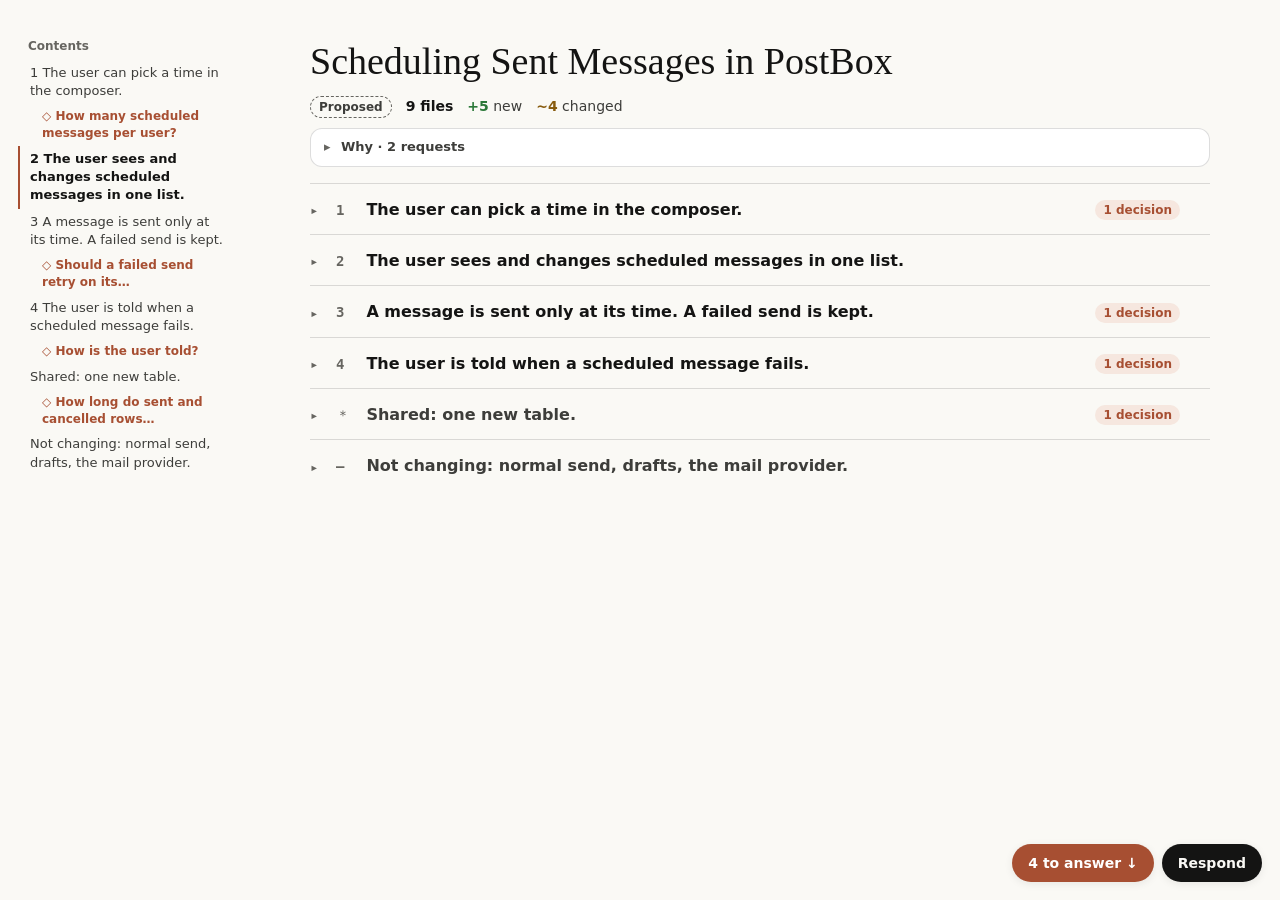
<file: plugins/robin/skills/html-plan/examples/scheduled-send.html>
<!doctype html>
<html lang="en">
<meta charset="utf-8">
<title>Scheduled Send Plan</title>
<link rel="stylesheet" href="../runtime/htmlplan.css">
<script src="../runtime/htmlplan.js" defer></script>
<style data-mock-shared>
  .ui { font: 14px/1.4 -apple-system, BlinkMacSystemFont, "Segoe UI", sans-serif; color: #1c1b19; background: #fff; border: 1px solid #ddd8cc; border-radius: 10px; overflow: hidden; }
  .ui .hd { padding: 9px 14px; border-bottom: 1px solid #eee9dd; font-weight: 650; display: flex; gap: 8px; align-items: baseline; } .ui .hd small { color: #6f6b60; font-weight: 400; }
  .ui .ln { padding: 7px 14px; border-bottom: 1px solid #f3efe6; color: #5f5a4f; } .ui .ln b { color: #1c1b19; font-weight: 600; }
  .ui .body { padding: 12px 14px; color: #5f5a4f; min-height: 46px; }
  .ui .ft { display: flex; gap: 8px; align-items: center; padding: 10px 14px; border-top: 1px solid #eee9dd; background: #faf8f3; }
  .ui .btn { font-weight: 600; font-size: 13px; padding: 7px 12px; border-radius: 7px; border: 1px solid #ddd8cc; background: #fff; } .ui .btn.pri { background: #1c1b19; color: #fff; border-color: #1c1b19; }
  .ui .menu { margin: 0 14px 12px auto; width: 230px; border: 1px solid #ddd8cc; border-radius: 8px; box-shadow: 0 6px 18px rgba(0,0,0,.12); background: #fff; } .ui .menu div { padding: 7px 12px; } .ui .menu div + div { border-top: 1px solid #f3efe6; } .ui .menu .on { background: #f6ede9; }
  .ui .row { display: grid; grid-template-columns: 1fr auto; gap: 2px 12px; padding: 9px 14px; border-bottom: 1px solid #f3efe6; } .ui .row small { color: #6f6b60; } .ui .row .t { color: #b4541f; font-weight: 600; font-size: 13px; } .ui .row .acts { grid-column: 1 / -1; color: #6f6b60; font-size: 12.5px; }
  .ui .ok { color: #1f7a52; font-weight: 650; } .ui .bad { color: #b42318; font-weight: 650; } .ui .dim { color: #6f6b60; }
</style>
<body>

<header>
  <h1>Scheduling Sent Messages in PostBox</h1>
  <doc-changes new="5" changed="4"></doc-changes>
  <details class="thread"><summary>Why · 2 requests</summary>
    <doc-quote via="prompt" from="the user">add send later to the composer. I need to be able to cancel it, and it must never go out early</doc-quote>
    <doc-quote via="doc" from="support notes">people write replies at night and do not want them to arrive at night</doc-quote>
  </details>
</header>

<main>
<doc-plan>

<!-- ═════ 1 ═════ -->
<doc-claim>
  <p>The user can pick a time in the composer.</p>
  <doc-mock frame="none" w="440"><template>
<div class="ui">
  <div class="ln">To <b>dana@example.com</b></div>
  <div class="ln">Subject <b>Notes from today</b></div>
  <div class="body">Here is what we agreed…</div>
  <div class="menu" data-ref="menu"><div>Tomorrow morning <span class="dim">· 8:00</span></div><div class="on">Monday morning <span class="dim">· 8:00</span></div><div>Pick a date and time…</div></div>
  <div class="ft"><span class="btn pri">Send</span><span class="btn" data-ref="later">Send later ▾</span></div>
</div></template>
    <doc-pin ref="later" title="New button">Send is unchanged.</doc-pin>
  </doc-mock>

  <doc-claim>
    <p>“Send later” saves the message with a time. It does not send.</p>
    <doc-calls title="Scheduling" caption="Tap the second call to open its code.">
<script type="text/plain">
~ <Composer/>                                  @ web/src/composer/Composer.tsx:41
+   <**SendLaterMenu**/>                       @ web/src/composer/SendLaterMenu.tsx:12
+     POST /api/scheduled                      @ web/src/api/scheduled.ts:9
+ **createScheduled**(req)                     @ server/src/scheduled/routes.ts:18
+   **assertUnderLimit**(userId)               @ server/src/scheduled/limits.ts:6
+   **buildScheduled**(body, session)          @ server/src/scheduled/build.ts:10
+   insert into scheduled_messages             @ server/src/scheduled/store.ts:22
</script>
    </doc-calls>
    <doc-claim at="server/src/scheduled/routes.ts:18">
      <p><b>routes.ts:18</b> · createScheduled()</p>
      <doc-code title="routes.ts · sketch" lang="ts">
<script type="text/plain">
export async function createScheduled(req: Request) {
  const session = requireSession(req)
  await assertUnderLimit(session.userId)        // throws at 50
  const row = buildScheduled(await req.json(), session)
  await store.insert(row)
  return json({ id: row.id, sendAt: row.sendAt }, 201)
}
</script>
      </doc-code>
    </doc-claim>
  </doc-claim>

  <doc-claim>
    <p>The server sets the owner and the status. The client cannot.</p>
    <doc-code title="build.ts · sketch" lang="ts" hl="4-5">
<script type="text/plain">
export function buildScheduled(body: Body, session: Session): Scheduled {
  return {
    id: randomUUID(),
    userId: session.userId,
    status: 'scheduled',
    sendAt: toUtc(body.sendAt, session.timeZone),
    message: pick(body, ['to', 'subject', 'html']),
    attempts: 0,
  }
}
</script>
      <doc-pin line="5" title="From the session, never from the body"></doc-pin>
    </doc-code>
  </doc-claim>

  <doc-claim>
    <p>A user can hold 50 scheduled messages at most.</p>
    <doc-code title="limits.ts · sketch" lang="ts">
<script type="text/plain">
export async function assertUnderLimit(userId: string) {
  if (await store.countScheduled(userId) >= 50) throw new LimitError(50)
}
</script>
    </doc-code>
    <doc-ask id="limit">
      <p>How many scheduled messages per user?</p>
      <div class="opts-row">
        <label><input type="radio" name="limit" value="50" checked> 50</label>
        <label><input type="radio" name="limit" value="500"> 500</label>
        <label><input type="radio" name="limit" value="none"> No limit</label>
      </div>
    </doc-ask>
  </doc-claim>
</doc-claim>

<!-- ═════ 2 ═════ -->
<doc-claim>
  <p>The user sees and changes scheduled messages in one list.</p>
  <doc-mock frame="none" w="440"><template>
<div class="ui">
  <div class="hd">Scheduled <small>2</small></div>
  <div class="row"><b>Notes from today</b><span class="t">Mon 8:00</span><small>to dana@example.com</small><span></span><span class="acts" data-ref="acts">Edit · Send now · Cancel</span></div>
  <div class="row"><b>Invoice for March</b><span class="t">Apr 1, 9:30</span><small>to billing@example.com</small></div>
</div></template>
    <doc-pin ref="acts" anchor="r" offset="14,0" title="Three actions">See 2.2.</doc-pin>
  </doc-mock>

  <doc-claim>
    <p>A new folder lists them, soonest first.</p>
    <doc-calls title="The list" caption="One query. It reads only this user's rows.">
<script type="text/plain">
~ <Sidebar/>                                   @ web/src/nav/Sidebar.tsx:30
+   <**ScheduledFolder**/>                     @ web/src/scheduled/ScheduledFolder.tsx:14
+     GET /api/scheduled                       @ web/src/api/scheduled.ts:21
+ **listScheduled**(req)                       @ server/src/scheduled/routes.ts:34
+   select … where user_id = $1 order by send_at   @ server/src/scheduled/store.ts:40
</script>
    </doc-calls>
  </doc-claim>

  <doc-claim>
    <p>Three actions work on a message until it starts to send.</p>
    <doc-calls title="Actions" caption="Each one checks the status first.">
<script type="text/plain">
+ <**ScheduledRow**/>                          @ web/src/scheduled/ScheduledRow.tsx:9
+   Edit → PATCH /api/scheduled/:id            @ server/src/scheduled/routes.ts:48
+   Send now → **sendNow**(id)                 @ server/src/scheduled/routes.ts:66
+   Cancel → **cancelScheduled**(id)           @ server/src/scheduled/routes.ts:80
</script>
    </doc-calls>
  </doc-claim>
</doc-claim>

<!-- ═════ 3 ═════ -->
<doc-claim>
  <p>A message is sent only at its time. A failed send is kept.</p>
  <doc-machine name="msg" caption="Dashed green is proposed.">
<script type="text/plain">
machine msg initial scheduled
state scheduled   # Saved. Waiting for its time.
state sending     # The worker holds it.
state sent      final   # Moved to Sent.
state failed      # Kept, with the error.
state cancelled final   # Back in Drafts.

| scheduled | sending | sent |
| cancelled | failed  | .    |

scheduled -due->    sending   : at send_at
sending   -ok->     sent      : 250
sending   -fail->   failed    : error
scheduled -cancel-> cancelled : Cancel
failed    -cancel-> cancelled : Cancel
+ failed  -retry->  sending   : retry ×3
</script>
    <div data-state="scheduled"><doc-mock frame="none" w="400"><template><div class="ui"><div class="row"><b>Notes from today</b><span class="t">Mon 8:00</span><small>to dana@example.com</small><span></span><span class="acts">Edit · Send now · Cancel</span></div></div></template></doc-mock></div>
    <div data-state="sending"><doc-mock frame="none" w="400"><template><div class="ui"><div class="row"><b>Notes from today</b><span class="dim">Sending…</span><small>to dana@example.com</small></div></div></template></doc-mock></div>
    <div data-state="sent"><doc-mock frame="none" w="400"><template><div class="ui"><div class="hd">Sent</div><div class="row"><b>Notes from today</b><span class="ok">Mon 8:00</span><small>to dana@example.com</small></div></div></template></doc-mock></div>
    <div data-state="failed"><doc-mock frame="none" w="400"><template><div class="ui"><div class="row"><b>Notes from today</b><span class="bad">Not sent</span><small>The mail server refused it.</small><span></span><span class="acts">Try again · Cancel</span></div></div></template></doc-mock></div>
    <div data-state="cancelled"><doc-mock frame="none" w="400"><template><div class="ui"><div class="hd">Drafts</div><div class="row"><b>Notes from today</b><span class="dim">draft</span><small>to dana@example.com</small></div></div></template></doc-mock></div>
  </doc-machine>

  <doc-claim>
    <p>A worker claims due messages once a minute.</p>
    <doc-calls title="The worker" caption="The existing send function is called, not changed.">
<script type="text/plain">
+ **runScheduledSends**()                      @ server/src/scheduled/worker.ts:12
+   **claimDue**(now, 100)                     @ server/src/scheduled/store.ts:58
+   sendMessage(message)                       @ server/src/mail/send.ts:20
+   if ok → markSent(id)                       @ server/src/scheduled/store.ts:74
+   else markFailed(id, error)                 @ server/src/scheduled/store.ts:82
</script>
    </doc-calls>
    <doc-claim at="server/src/scheduled/store.ts:58">
      <p><b>store.ts:58</b> · claimDue()</p>
      <doc-code title="store.ts · sketch" lang="sql">
<script type="text/plain">
UPDATE scheduled_messages SET status = 'sending'
WHERE id IN (
  SELECT id FROM scheduled_messages
  WHERE status = 'scheduled' AND send_at <= $1
  ORDER BY send_at LIMIT $2
  FOR UPDATE SKIP LOCKED
)
RETURNING *;
</script>
        <doc-pin line="6" title="Two workers never claim the same row"></doc-pin>
      </doc-code>
    </doc-claim>
  </doc-claim>

  <doc-claim>
    <p>Cancel wins if it lands before the worker's claim.</p>
    <doc-code title="store.ts · sketch" lang="sql">
<script type="text/plain">
UPDATE scheduled_messages SET status = 'cancelled'
WHERE id = $1 AND user_id = $2 AND status IN ('scheduled', 'failed')
RETURNING id;   -- no row back: too late, tell the user
</script>
    </doc-code>
  </doc-claim>

  <doc-claim>
    <p>A failed send is tried again, then left for the user.</p>
    <doc-calls title="Retry" caption="The same worker picks it up.">
<script type="text/plain">
~ runScheduledSends()                          @ server/src/scheduled/worker.ts:12
?   claimRetries(now)                          @ server/src/scheduled/store.ts:96   -- attempts < 3, 5 minutes apart
</script>
    </doc-calls>
    <doc-ask id="retry">
      <p>Should a failed send retry on its own?</p>
      <label><input type="radio" name="retry" value="3" checked> Yes, 3 times, 5 minutes apart</label>
      <label><input type="radio" name="retry" value="no"> No <small>the user presses “Try again”</small></label>
    </doc-ask>
  </doc-claim>
</doc-claim>

<!-- ═════ 4 ═════ -->
<doc-claim>
  <p>The user is told when a scheduled message fails.</p>
  <doc-mock frame="none" w="400"><template>
<div class="ui"><div class="row"><span><span class="bad">Not sent</span> · Notes from today</span><span class="dim">8:16</span><small>We tried 3 times. It is in Scheduled.</small></div></div></template>
  </doc-mock>
  <doc-ask id="notify">
    <p>How is the user told?</p>
    <label><input type="radio" name="notify" value="app" checked> In the app only</label>
    <label><input type="radio" name="notify" value="both"> In the app and by email <small>adds one template</small></label>
    <label><input type="radio" name="notify" value="none"> Not at all <small>claim 4 goes</small></label>
  </doc-ask>
  <doc-claim>
    <p>The last failed try adds one notification.</p>
    <doc-calls title="Notify" caption="Uses the notifications that exist today.">
<script type="text/plain">
~ markFailed(id, error)                        @ server/src/scheduled/store.ts:82
+   if (attempts >= 3) notify(userId, …)       @ server/src/notify/notify.ts:15
</script>
    </doc-calls>
  </doc-claim>
</doc-claim>

<!-- ═════ shared · not changing ═════ -->
<doc-claim aux="shared">
  <p>Shared: one new table.</p>
  <doc-schema id="table" lang="sql" title="migrations/0042_scheduled_messages.sql" caption="Times are stored in UTC.">
<script type="text/plain">
CREATE TABLE scheduled_messages (
  id          uuid PRIMARY KEY,
  user_id     uuid NOT NULL REFERENCES users(id),
  status      text NOT NULL CHECK (status IN
                ('scheduled','sending','sent','failed','cancelled')),
  send_at     timestamptz NOT NULL,
  message     jsonb NOT NULL,          -- to, subject, html
  attempts    int  NOT NULL DEFAULT 0,
  last_error  text,
  created_at  timestamptz NOT NULL DEFAULT now()
);
CREATE INDEX scheduled_due ON scheduled_messages (status, send_at);
</script>
  </doc-schema>
  <doc-ask id="keep">
    <p>How long do sent and cancelled rows stay?</p>
    <label><input type="radio" name="keep" value="30" checked> 30 days, then deleted</label>
    <label><input type="radio" name="keep" value="forever"> Forever</label>
  </doc-ask>
</doc-claim>

<doc-claim aux="scope">
  <p>Not changing: normal send, drafts, the mail provider.</p>
  <ul>
    <li><code>sendMessage()</code> is called as it is.</li>
    <li>Drafts keep their own table.</li>
    <li>No recurring sends. One message, one time.</li>
  </ul>
</doc-claim>

</doc-plan>
</main>
</body>
</html>
</file>
<file: plugins/robin/skills/html-plan/runtime/htmlplan.css>
/* htmlplan — one stylesheet for every coding artifact.
   Tokens first; everything else reads from them. Light + dark.
   Type: 5 sizes (12 · 14 · 16 · 20 · 28, code 13) and 3 weights (430 · 550 · 600). Sentence case. One accent. Borders, not shadows. */
:root {
  --paper: #faf9f5; --card: #ffffff; --sunk: #f0eee6;
  --ink: #141413; --ink-2: #3d3d3a; --ink-3: #666560; --line: rgba(31,30,29,.15); --line-2: rgba(31,30,29,.08);
  --accent: #a74f32; --accent-soft: #f6e7df; --on-accent: #fff;
  --green: #2b7838; --green-soft: #e2efdf;
  --amber: #885c0f; --amber-soft: #f4ead2;
  --red: #b3261e;   --red-soft: #f7dfdc;
  --blue: #2967b5;  --blue-soft: #dde8f5;
  --purple: #6f4bb8; --purple-soft: #e8e1f5;
  --sans: "Anthropic Sans", ui-sans-serif, system-ui, -apple-system, "Segoe UI", Roboto, sans-serif;
  --serif: "Anthropic Serif", ui-serif, Georgia, "Times New Roman", serif;
  --mono: "Anthropic Mono", "JetBrains Mono", ui-monospace, "SF Mono", Menlo, Consolas, monospace;
  --col: 740px; --wide: 1080px; --r: 12px; --r-sm: 8px;
  --shadow: none; --float: 0 2px 8px rgba(0,0,0,.08);
  color-scheme: light dark;
}
@media (prefers-color-scheme: dark) {
  :root:not([data-theme="light"]) {
    --paper: #262624; --card: #30302e; --sunk: #1f1e1d;
    --ink: #faf9f5; --ink-2: #c2c0b6; --ink-3: #a09e96; --line: rgba(222,220,209,.15); --line-2: rgba(222,220,209,.08);
    --accent: #de886c; --accent-soft: #46302a; --on-accent: #262624;
    --green: #6fb37a; --green-soft: #26372a; --amber: #d9a441; --amber-soft: #3d331f;
    --red: #e5776e; --red-soft: #432725; --blue: #7aa7e0; --blue-soft: #25313f;
    --purple: #a990e0; --purple-soft: #322a45;
    --float: 0 2px 8px rgba(0,0,0,.3);
  }
}
:root[data-theme="dark"] {
  --paper: #262624; --card: #30302e; --sunk: #1f1e1d;
  --ink: #faf9f5; --ink-2: #c2c0b6; --ink-3: #a09e96; --line: rgba(222,220,209,.15); --line-2: rgba(222,220,209,.08);
  --accent: #de886c; --accent-soft: #46302a; --on-accent: #262624;
  --green: #6fb37a; --green-soft: #26372a; --amber: #d9a441; --amber-soft: #3d331f;
  --red: #e5776e; --red-soft: #432725; --blue: #7aa7e0; --blue-soft: #25313f;
  --purple: #a990e0; --purple-soft: #322a45;
  --float: 0 2px 8px rgba(0,0,0,.3);
}

* { box-sizing: border-box; }
html { overflow-x: hidden; background: var(--paper); color: var(--ink); font: 430 16px/1.6 var(--sans); -webkit-text-size-adjust: 100%; scroll-padding-top: 16px; }
body { margin: 0; padding: 40px 20px 120px; overflow-x: hidden; overflow-x: clip; background: var(--paper); color: var(--ink); }   /* clip, so sticky rows still use the viewport. Paint body too: an artifact host wraps the page in its own <body>, which can be white */
body > header, body > main, body > footer, body > section, body > article { max-width: var(--col); margin: 0 auto; }
@media (min-width: 1180px) { body.has-toc { padding-left: 260px; } }

/* ── type ─────────────────────────────────────────── */
h1 { font: 500 clamp(28px, 4.4vw, 38px)/1.15 var(--serif); margin: 0 0 12px; text-wrap: balance; }
h2 { font: 500 24px/1.25 var(--serif); margin: 48px 0 12px; padding-top: 8px; text-wrap: balance; position: relative; }
h3 { font-size: 16px; line-height: 1.4; font-weight: 600; margin: 28px 0 8px; }
h4 { font-size: 14px; font-weight: 550; color: var(--ink-2); margin: 24px 0 6px; }
h2 .sec-n { font: 430 13px/1 var(--mono); color: var(--ink-3); position: absolute; left: -46px; top: 17px; }
@media (max-width: 860px) { h2 .sec-n { position: static; display: block; margin-bottom: 2px; } }
p { margin: 0 0 14px; }
ul, ol { margin: 0 0 16px; padding-left: 22px; } li { margin: 3px 0; } li > ul, li > ol { margin: 4px 0; }
a { color: var(--accent); text-decoration-thickness: 1px; text-underline-offset: 3px; }
hr { border: 0; border-top: 1px solid var(--line); margin: 40px 0; }
strong { font-weight: 550; }
small, .muted { color: var(--ink-2); } small { font-size: .86em; }
code, kbd, samp { font-family: var(--mono); font-size: .86em; }
::placeholder { color: var(--ink-3); opacity: 1; }
:not(pre) > code { background: var(--sunk); border: 1px solid var(--line-2); border-radius: 5px; padding: 1px 5px; overflow-wrap: break-word; }
kbd { border: 1px solid var(--line); border-bottom-width: 2px; border-radius: 5px; padding: 0 5px; background: var(--card); font-size: .8em; }
pre { font: 12px/1.55 var(--mono); font-variant-ligatures: none; background: var(--card); border: 1px solid var(--line); border-radius: var(--r); padding: 12px 14px; overflow-x: auto; margin: 0 0 18px; }
mark { background: var(--amber-soft); color: inherit; padding: 0 2px; border-radius: 3px; }
blockquote { margin: 0 0 16px; padding: 2px 0 2px 16px; border-left: 3px solid var(--line); color: var(--ink-2); }
table { border-collapse: collapse; width: 100%; font-size: 14px; margin: 0 0 18px; }
th, td { text-align: left; vertical-align: top; padding: 8px 10px; border-bottom: 1px solid var(--line-2); } td code { overflow-wrap: anywhere; } td { overflow-wrap: break-word; }
th { font-family: var(--sans); font-size: 12px; font-weight: 550; color: var(--ink-2); border-bottom-color: var(--line); }
.table-wrap { overflow-x: auto; margin: 0 0 18px; } .table-wrap table { margin: 0; }
img, svg, video { max-width: 100%; height: auto; }

/* header bits */
.kicker { font: 430 14px/1.4 var(--sans); color: var(--ink-3); margin: 0 0 10px; }
.dek { font-size: 16px; line-height: 1.5; color: var(--ink-2); margin: 0 0 16px; max-width: 62ch; }
.meta { font: 12px/1.5 var(--mono); color: var(--ink-3); display: flex; flex-wrap: wrap; gap: 4px 16px; margin: 0 0 8px; }
.meta a { color: inherit; }
doc-changes { display: flex; flex-wrap: wrap; align-items: center; gap: 6px 14px; margin: 0 0 10px; font: 14px/1.4 var(--sans); color: var(--ink-2); font-variant-numeric: tabular-nums; }
doc-changes > b { color: var(--ink); font-weight: 550; } doc-changes .ch-tag { font: 550 12px/1 var(--sans); padding: 4px 8px; border-radius: 99px; border: 1px dashed var(--ink-3); color: var(--ink-2); }
doc-changes .ch-n b { font-weight: 600; } doc-changes .add b { color: var(--green); } doc-changes .mod b { color: var(--amber); } doc-changes .del b { color: var(--red); }

.tldr { background: var(--card); border: 1px solid var(--line); border-radius: var(--r); padding: 14px 18px; margin: 22px 0; box-shadow: var(--shadow); }
.tldr > :last-child { margin-bottom: 0; }

/* ── layout utilities ─────────────────────────────── */
.wide { width: min(var(--wide), 100vw - 40px); position: relative; left: 50%; transform: translateX(-50%); }
@media (min-width: 1180px) { body.has-toc .wide { width: min(var(--wide), 100vw - 300px); } }
.cols { display: grid; grid-template-columns: repeat(auto-fit, minmax(min(100%, 300px), 1fr)); gap: 16px; margin: 0 0 18px; align-items: start; }
.cols.tight { grid-template-columns: repeat(auto-fit, minmax(min(100%, 220px), 1fr)); }
.cols > * { margin-bottom: 0; min-width: 0; }
.card { background: var(--card); border: 1px solid var(--line); border-radius: var(--r); padding: 14px 16px; margin: 0 0 16px; }
.card > :last-child { margin-bottom: 0; } .card > h3:first-child, .card > h4:first-child { margin-top: 0; }
.card.pick { border-color: var(--green); box-shadow: 0 0 0 1px var(--green) inset; }
.card.drop { opacity: .75; }
.storyboard { display: flex; gap: 14px; overflow-x: auto; padding: 4px 2px 14px; margin: 0 0 18px; scroll-snap-type: x proximity; }
.storyboard > * { flex: 0 0 auto; scroll-snap-align: start; margin: 0; }
.storyboard > .arrow { align-self: center; color: var(--ink-3); font: 20px var(--mono); }
.pill { display: inline-block; font: 550 12px/1 var(--sans); padding: 4px 7px; border-radius: 99px; background: var(--sunk); color: var(--ink-2); border: 1px solid var(--line); vertical-align: 2px; }
.pill.accent { background: var(--accent-soft); color: var(--accent); border-color: transparent; }
.pill.green, .pill.ok, .pill.new { background: var(--green-soft); color: var(--green); border-color: transparent; }
.pill.amber, .pill.warn { background: var(--amber-soft); color: var(--amber); border-color: transparent; }
.pill.red, .pill.risk, .pill.gone { background: var(--red-soft); color: var(--red); border-color: transparent; }
.pill.blue, .pill.info { background: var(--blue-soft); color: var(--blue); border-color: transparent; }
.pill.purple { background: var(--purple-soft); color: var(--purple); border-color: transparent; }
ul.steps, ol.steps { list-style: none; padding-left: 0; } ol.steps { counter-reset: st; } ol.steps > li { counter-increment: st; }
ol.steps > li::before { content: counter(st); width: 20px; height: 20px; left: 0; top: 8px; border-radius: 50%; border: 1.5px solid var(--ink-3); font: 550 12px/18px var(--mono); color: var(--ink-2); text-align: center; }
ol.steps > li.done::before { color: var(--paper); box-shadow: none; } ol.steps > li.new::before { color: var(--green); }
.steps > li { position: relative; padding: 6px 0 6px 30px; border-bottom: 1px dashed var(--line-2); }
.steps > li::before { content: ""; position: absolute; left: 4px; top: 12px; width: 13px; height: 13px; border: 1.5px solid var(--ink-3); border-radius: 4px; }
.steps > li.done::before { background: var(--green); border-color: var(--green); box-shadow: inset 0 0 0 2px var(--paper); }
.steps > li.done { color: var(--ink-2); }
.steps > li.new::before { border-color: var(--green); border-style: dashed; }
.steps > li.gone { text-decoration: line-through; color: var(--ink-3); }
dl.kv { display: grid; grid-template-columns: minmax(auto, max-content) minmax(0, 1fr); gap: 4px 18px; margin: 0 0 16px; font-size: 14px; }
dl.kv dt { font-family: var(--mono); font-size: 12px; color: var(--ink-2); padding-top: 2px; max-width: 16ch; overflow-wrap: break-word; } dl.kv dd { margin: 0; min-width: 0; overflow-wrap: break-word; }
@media (max-width: 600px) { dl.kv { grid-template-columns: minmax(0, 1fr); gap: 0; } dl.kv dt { max-width: none; padding-top: 10px; } dl.kv dd { padding-bottom: 8px; border-bottom: 1px solid var(--line-2); } }
.ins, ins { background: var(--green-soft); color: var(--green); text-decoration: none; padding: 0 2px; border-radius: 3px; }
.del, del { background: var(--red-soft); color: var(--red); padding: 0 2px; border-radius: 3px; }
figure { margin: 0 0 20px; } figcaption, .caption { font-size: 13px; color: var(--ink-2); margin-top: 6px; }

/* ── doc-note ─────────────────────────────────────── */
doc-note { display: block; margin: 0 0 18px; padding: 11px 14px 11px 40px; border-radius: var(--r); background: var(--blue-soft); color: var(--ink); position: relative; font-size: 14px; }
doc-note::before { content: "i"; position: absolute; left: 13px; top: 12px; width: 18px; height: 18px; border-radius: 50%; background: var(--blue); color: var(--paper); font: 600 12px/18px var(--mono); text-align: center; }
doc-note[tone="warn"] { background: var(--amber-soft); } doc-note[tone="warn"]::before { content: "!"; background: var(--amber); }
doc-note[tone="risk"] { background: var(--red-soft); }  doc-note[tone="risk"]::before { content: "×"; background: var(--red); }
doc-note[tone="ok"]   { background: var(--green-soft); } doc-note[tone="ok"]::before { content: "✓"; background: var(--green); }
doc-note[tone="idea"] { background: var(--purple-soft); } doc-note[tone="idea"]::before { content: "✦"; background: var(--purple); }
doc-note > :last-child { margin-bottom: 0; }
doc-note > strong:first-child { font-family: var(--sans); font-size: 12px; margin-right: 6px; }

/* ── doc-quote (provenance) ───────────────────────── */
doc-quote { display: block; margin: 0 0 16px; border: 1px solid var(--line); border-radius: var(--r); background: var(--card); overflow: hidden; }
doc-quote .q-head { display: flex; flex-wrap: wrap; align-items: center; gap: 4px 8px; padding: 7px 12px; font: 12px/1.3 var(--mono); color: var(--ink-2); background: var(--sunk); border-bottom: 1px solid var(--line-2); }
doc-quote .q-via { font-weight: 600; font-size: 12px; padding: 2px 6px; border-radius: 4px; background: var(--ink); color: var(--paper); }
doc-quote[via="prompt"] .q-via { background: var(--accent); } doc-quote[via="slack"] .q-via { background: var(--purple); }
doc-quote[via="github"] .q-via, doc-quote[via="pr"] .q-via { background: var(--ink); } doc-quote[via="transcript"] .q-via { background: var(--blue); }
doc-quote[via="doc"] .q-via { background: var(--amber); }
doc-quote .q-from { color: var(--ink); font-weight: 550; min-width: 0; overflow-wrap: anywhere; } doc-quote .q-at { margin-left: auto; color: var(--ink-3); }
doc-quote .q-head a { color: inherit; }
doc-quote .q-body { padding: 10px 14px; font-size: 14px; } doc-quote .q-body > :last-child { margin-bottom: 0; }
doc-quote[via="prompt"] .q-body, doc-quote[via="transcript"] .q-body { font-family: var(--mono); font-size: 13px; white-space: pre-wrap; } doc-quote .q-body { overflow-wrap: anywhere; }

/* ── doc-code ─────────────────────────────────────── */
doc-code { display: block; margin: 0 0 20px; border: 1px solid var(--line); border-radius: var(--r); background: var(--card); overflow: hidden; container-type: inline-size; }
doc-code > script { display: none; }
.c-head { display: flex; align-items: center; gap: 10px; padding: 7px 12px; font: 12px/1.3 var(--mono); color: var(--ink-2); background: var(--sunk); border-bottom: 1px solid var(--line-2); min-height: 32px; }
.c-file { color: var(--ink); font-weight: 550; overflow: hidden; text-overflow: ellipsis; white-space: nowrap; direction: rtl; text-align: left; }
.c-lines { color: var(--ink-3); } .c-lang { margin-left: auto; font-size: 12px; color: var(--ink-3); }
.c-cap { padding: 8px 14px; font-size: 14px; color: var(--ink-2); border-bottom: 1px solid var(--line-2); background: var(--card); }
.c-body { overflow-x: auto; font: 12px/1.6 var(--mono); padding: 8px 0; font-variant-ligatures: none; font-feature-settings: 'liga' 0, 'calt' 0; }
.c-body table { width: auto; min-width: 100%; margin: 0; font-size: inherit; border-collapse: collapse; }
.c-body td { padding: 0; border: 0; vertical-align: top; white-space: pre; }
.c-body td.ln { user-select: none; text-align: right; color: var(--ink-3); padding: 0 12px 0 12px; width: 1%; cursor: pointer; position: sticky; left: 0; background: var(--card); }
.c-body td.ln:hover { color: var(--accent); }
.c-body td.src { padding-right: 16px; } .c-body.wrap td.src { white-space: pre-wrap; word-break: break-word; }
.c-body tr.hl td { background: var(--amber-soft); } .c-body tr.hl td.ln { color: var(--amber); }
.c-body tr.add td { background: var(--green-soft); } .c-body tr.add td.ln { color: var(--green); }
.c-body tr.rem td { background: var(--red-soft); } .c-body tr.rem td.ln { color: var(--red); }
.c-body tr.hunk td { color: var(--ink-3); background: var(--sunk); padding-top: 2px; padding-bottom: 2px; }
.c-body tr.has-comment td.ln { color: var(--accent); font-weight: 600; }
.c-body tr.pin-row td { white-space: normal; padding: 4px 16px 6px 0; }
.c-pin { font: 13px/1.5 var(--sans); background: var(--paper); border: 1px solid var(--line); border-left: 3px solid var(--accent); border-radius: 0 var(--r-sm) var(--r-sm) 0; padding: 7px 11px; max-width: min(620px, calc(100cqi - 64px)); color: var(--ink); position: sticky; left: 48px; box-sizing: border-box; }
.c-pin b.t { font-family: var(--mono); font-size: 12px; color: var(--accent); margin-right: 6px; }
.c-pin[data-tone="warn"] { border-left-color: var(--amber); } .c-pin[data-tone="warn"] b.t { color: var(--amber); }
.c-pin[data-tone="risk"] { border-left-color: var(--red); } .c-pin[data-tone="risk"] b.t { color: var(--red); }
.c-pin[data-tone="ok"] { border-left-color: var(--green); } .c-pin[data-tone="ok"] b.t { color: var(--green); }
.c-pin[data-tone="info"] { border-left-color: var(--blue); } .c-pin[data-tone="info"] b.t { color: var(--blue); }
doc-code[collapsed] .c-body { display: none; } doc-code[collapsed] .c-head { cursor: pointer; border-bottom: 0; }
doc-code[collapsed] .c-head::after { content: "show ▾"; margin-left: 10px; color: var(--accent); }
doc-code .c-edit { width: 100%; min-height: 180px; border: 0; outline: 0; resize: vertical; background: var(--card); color: var(--ink); font: 12px/1.6 var(--mono); padding: 8px 14px; display: block; }
doc-code .c-edited { color: var(--accent); margin-left: 8px; }
/* tokens */
.tk-c { color: var(--ink-3); font-style: italic; } .tk-s { color: var(--green); } .tk-n { color: var(--amber); }
.tk-k { color: var(--purple); font-weight: 500; } .tk-f { color: var(--blue); } .tk-t { color: var(--accent); } .tk-p { color: var(--ink-2); }

/* ── doc-flow / doc-seq (SVG diagrams) ────────────── */
doc-flow, doc-seq { display: block; margin: 0 0 22px; }
doc-flow > script, doc-seq > script, doc-schema > script, doc-tree > script { display: none; }
.fig-frame { background: var(--card); border: 1px solid var(--line); border-radius: var(--r); overflow: auto; padding: 14px; background-image: radial-gradient(var(--line-2) 1px, transparent 1px); background-size: 16px 16px; }
.fig-frame svg { display: block; margin: 0 auto; max-width: none; height: auto; }
.fig-cap { font-size: 13px; color: var(--ink-2); margin-top: 8px; display: flex; gap: 14px; flex-wrap: wrap; align-items: baseline; }
.fig-cap .legend { font: 12px var(--mono); color: var(--ink-3); display: inline-flex; gap: 10px; flex-wrap: wrap; }
.fig-cap .legend i { display: inline-block; width: 18px; height: 0; border-top: 2px solid var(--ink-2); vertical-align: 3px; margin-right: 4px; }
.fig-cap .legend i.dash { border-top-style: dashed; } .fig-cap .legend i.new { border-color: var(--green); } .fig-cap .legend i.gone { border-color: var(--red); } .fig-cap .legend i.mod { border-color: var(--amber); }
svg.nw .node text.more { font: 600 13px var(--mono); fill: var(--ink-3); }
svg.nw .node.mod rect, svg.nw .node.mod path, svg.nw .node.mod ellipse { fill: var(--amber-soft); stroke: var(--amber); }
svg.nw text { font: 12px var(--sans); fill: var(--ink); }
svg.nw .node rect, svg.nw .node path, svg.nw .node ellipse { fill: var(--card); stroke: var(--ink-2); stroke-width: 1.3; }
svg.nw .node { cursor: pointer; } svg.nw .node:hover rect, svg.nw .node:hover path, svg.nw .node:hover ellipse { stroke: var(--accent); }
svg.nw .node text { text-anchor: middle; dominant-baseline: central; font-weight: 550; pointer-events: none; }
svg.nw .node text.sub { font: 12px var(--mono); fill: var(--ink-3); font-weight: 430; }
svg.nw .node.t-accent rect, svg.nw .node.t-accent path, svg.nw .node.t-accent ellipse { fill: var(--accent-soft); stroke: var(--accent); }
svg.nw .node.t-green rect, svg.nw .node.t-green path, svg.nw .node.t-green ellipse, svg.nw .node.new rect, svg.nw .node.new path, svg.nw .node.new ellipse { fill: var(--green-soft); stroke: var(--green); }
svg.nw .node.new rect, svg.nw .node.new path, svg.nw .node.new ellipse { stroke-dasharray: 5 3; }
svg.nw .node.t-red rect, svg.nw .node.t-red path, svg.nw .node.t-red ellipse, svg.nw .node.gone rect, svg.nw .node.gone path, svg.nw .node.gone ellipse { fill: var(--red-soft); stroke: var(--red); }
svg.nw .node.gone text:not(.sub) { text-decoration: line-through; fill: var(--red); }
svg.nw .node.t-amber rect, svg.nw .node.t-amber path, svg.nw .node.t-amber ellipse { fill: var(--amber-soft); stroke: var(--amber); }
svg.nw .node.t-blue rect, svg.nw .node.t-blue path, svg.nw .node.t-blue ellipse { fill: var(--blue-soft); stroke: var(--blue); }
svg.nw .node.t-purple rect, svg.nw .node.t-purple path, svg.nw .node.t-purple ellipse { fill: var(--purple-soft); stroke: var(--purple); }
svg.nw .node.t-muted rect, svg.nw .node.t-muted path, svg.nw .node.t-muted ellipse { fill: var(--sunk); stroke: var(--line); } svg.nw .node.t-muted text { fill: var(--ink-2); }
svg.nw .node.t-ink rect, svg.nw .node.t-ink path, svg.nw .node.t-ink ellipse { fill: var(--ink); stroke: var(--ink); } svg.nw .node.t-ink text { fill: var(--paper); }
svg.nw .node.has-comment rect, svg.nw .node.has-comment path, svg.nw .node.has-comment ellipse { stroke: var(--accent); stroke-width: 2.2; }
svg.nw .edge path { fill: none; stroke: var(--ink-2); stroke-width: 1.4; }
svg.nw .edge.dash path { stroke-dasharray: 5 4; } svg.nw .edge.new path { stroke: var(--green); } svg.nw .edge.gone path { stroke: var(--red); stroke-dasharray: 2 3; }
svg.nw .edge.bold path { stroke-width: 2.4; stroke: var(--ink); }
svg.nw .edge text { font: 12px var(--mono); fill: var(--ink-2); text-anchor: middle; dominant-baseline: central; }
svg.nw .edge rect.lbl { fill: var(--card); stroke: var(--line-2); rx: 4; }
svg.nw .group rect { fill: none; stroke: var(--ink-3); stroke-dasharray: 3 4; rx: 12; }
svg.nw .group text { font: 550 12px var(--sans); fill: var(--ink-3); }
svg.nw marker path { fill: var(--ink-2); stroke: none; }
svg.nw marker#nw-arr-new path { fill: var(--green); } svg.nw marker#nw-arr-gone path { fill: var(--red); } svg.nw marker#nw-arr-bold path { fill: var(--ink); }
/* seq */
svg.nw .life { stroke: var(--line); stroke-width: 1.2; stroke-dasharray: 4 4; }
svg.nw .actor rect { fill: var(--ink); rx: 6; } svg.nw .actor text { fill: var(--paper); font-weight: 550; text-anchor: middle; dominant-baseline: central; }
svg.nw .msg path { stroke: var(--ink); stroke-width: 1.4; fill: none; } svg.nw .msg.dash path { stroke-dasharray: 5 4; stroke: var(--ink-2); }
svg.nw .msg text { font: 12px var(--sans); fill: var(--ink); text-anchor: middle; }
svg.nw .msg.new path { stroke: var(--green); } svg.nw .msg.new text { fill: var(--green); } svg.nw .msg.gone path { stroke: var(--red); } svg.nw .msg.gone text { fill: var(--red); text-decoration: line-through; }
svg.nw .snote rect { fill: var(--amber-soft); stroke: var(--amber); rx: 4; } svg.nw .snote text { font: 12px var(--sans); fill: var(--ink); text-anchor: middle; dominant-baseline: central; }
svg.nw .sdiv line { stroke: var(--ink-3); stroke-dasharray: 6 4; } svg.nw .sdiv text { font: 550 12px var(--sans); fill: var(--ink-3); text-anchor: middle; }
svg.nw .msg { cursor: pointer; } svg.nw .msg.has-comment text { fill: var(--accent); font-weight: 550; }

/* ── doc-schema ───────────────────────────────────── */
doc-schema { display: block; margin: 0 0 22px; }
doc-schema > doc-code { margin: 0; } doc-schema > doc-code .c-head .c-lang { margin-right: 4px; }
.sc-grid { display: grid; grid-template-columns: repeat(auto-fill, minmax(min(100%, 250px), 1fr)); gap: 14px; align-items: start; }
.sc-ent { background: var(--card); border: 1px solid var(--line); border-radius: var(--r); overflow: hidden; font: 12px/1.5 var(--mono); font-variant-ligatures: none; }
.sc-ent.new { border-color: var(--green); border-style: dashed; } .sc-ent.gone { border-color: var(--red); }
.sc-ent h5 { margin: 0; padding: 7px 12px; font: 600 13px/1.3 var(--sans); background: var(--ink); color: var(--paper); display: flex; gap: 8px; align-items: baseline; }
.sc-ent.new h5 { background: var(--green); } .sc-ent.gone h5 { background: var(--red); text-decoration: line-through; }
.sc-ent h5 small { color: inherit; font: 12px var(--mono); margin-left: auto; }
.sc-ent table { margin: 0; font-size: inherit; width: 100%; }
.sc-ent td { padding: 3px 10px; border-bottom: 1px solid var(--line-2); cursor: pointer; vertical-align: top; }
.sc-ent td.f { white-space: nowrap; } .sc-ent td.ty { overflow-wrap: anywhere; min-width: 12ch; }
.sc-ent tr:last-child td { border-bottom: 0; }
.sc-ent td.f { color: var(--ink); font-weight: 550; } .sc-ent td.ty { color: var(--ink-2); } .sc-ent td.fl { color: var(--ink-3); text-align: right; font-size: 12px; }
.sc-ent tr.pk td.f::before { content: "🔑 "; font-size: 12px; }
.sc-ent tr.add td { background: var(--green-soft); } .sc-ent tr.add td.f { color: var(--green); }
.sc-ent tr.rem td { background: var(--red-soft); text-decoration: line-through; color: var(--red); }
.sc-ent tr.mod td { background: var(--amber-soft); }
.sc-ent tr.has-comment td.f { color: var(--accent); }
.sc-ent tr:hover td { background: var(--sunk); }
.sc-ref { color: var(--blue); cursor: pointer; } .sc-ref:hover { text-decoration: underline; }
.sc-ent .note td { white-space: normal; font: 12px/1.45 var(--sans); color: var(--ink-2); background: var(--sunk); cursor: default; }
.sc-ent.flash { box-shadow: 0 0 0 3px var(--accent); transition: box-shadow .2s; }

/* ── doc-calls ────────────────────────────────────── */
doc-calls { display: block; margin: 0 0 22px; border: 1px solid var(--line); border-radius: var(--r); background: var(--card); overflow: hidden; font: 12px/1.6 var(--mono); font-variant-ligatures: none; }
doc-calls > script, doc-calls > template { display: none; }
.cl-head { display: flex; align-items: center; gap: 10px; padding: 7px 12px; background: var(--sunk); border-bottom: 1px solid var(--line-2); font-size: 12px; color: var(--ink-2); flex-wrap: wrap; }
.cl-kind { font: 600 12px/1 var(--sans); padding: 3px 6px; border-radius: 4px; background: var(--ink); color: var(--paper); }
.cl-title { color: var(--ink); font-weight: 550; } .cl-counts { margin-left: auto; color: var(--ink-3); } .cl-counts .p { color: var(--green); } .cl-counts .m { color: var(--red); } .cl-counts .a { color: var(--amber); }
.cl-split { display: grid; grid-template-columns: minmax(0, 1fr) 260px; } .cl-split > .cl-files { border-left: 1px solid var(--line-2); background: var(--paper); }
@media (max-width: 860px) { .cl-split { grid-template-columns: 1fr; } .cl-split > .cl-files { border-left: 0; border-top: 1px solid var(--line-2); } }
.cl-rows { padding: 6px 0; overflow-x: auto; min-width: 0; }
.cl-sep { border-top: 1px dashed var(--line); margin: 8px 12px; }
.cl-row { display: flex; align-items: baseline; gap: 0; padding: 1px 12px 1px 0; white-space: nowrap; cursor: pointer; position: relative; min-height: 22px; }
.cl-row:hover { background: var(--sunk); }
.cl-rail { width: 26px; flex: 0 0 26px; text-align: center; color: var(--ink-3); font-weight: 600; }
.cl-tg { color: var(--line); white-space: pre; }
.cl-nm { color: var(--ink); } .cl-nm.new { font-weight: 600; }
.cl-note { color: var(--ink-3); font-family: var(--sans); font-size: 12px; margin-left: 12px; overflow: hidden; text-overflow: ellipsis; }
.cl-loc { margin-left: auto; padding-left: 18px; color: var(--ink-3); font-size: 12px; flex: 0 1 auto; overflow: hidden; text-overflow: ellipsis; direction: rtl; text-align: left; }
.cl-row.m-add { background: var(--green-soft); } .cl-row.m-add .cl-rail { color: var(--green); } .cl-row.m-add:hover { filter: brightness(.97); }
.cl-row.m-rem { background: var(--red-soft); } .cl-row.m-rem .cl-rail { color: var(--red); } .cl-row.m-rem .cl-nm { text-decoration: line-through; color: var(--red); }
.cl-row.m-mod .cl-rail { color: var(--amber); } .cl-row.m-mod .cl-nm { color: var(--amber); font-weight: 550; }
.cl-row.m-ctx .cl-nm { color: var(--ink-2); }
.cl-row.m-ask { background: var(--paper); box-shadow: inset 0 0 0 1px var(--accent-soft); border-radius: 4px; } .cl-row.m-ask .cl-rail, .cl-row.m-ask .cl-nm { color: var(--accent); }
.cl-row.k-ui .cl-nm { color: var(--purple); } .cl-row.k-net .cl-nm { color: var(--blue); } .cl-row.k-cond .cl-nm { font-style: italic; color: var(--ink-2); font-weight: 430; } .cl-row.k-data .cl-nm::after, .cl-row.k-ui .cl-nm::after, .cl-row.k-net .cl-nm::after { content: ""; }
.cl-row.gap { color: var(--ink-3); font-style: italic; cursor: default; } .cl-row.gap .cl-nm { color: var(--ink-3); }
.cl-row.struck { background: repeating-linear-gradient(135deg, transparent 0 5px, var(--line-2) 5px 6px); } .cl-row.struck .cl-nm, .cl-row.struck .cl-note, .cl-row.struck .cl-loc { text-decoration: line-through; color: var(--ink-3) !important; }
.cl-row.struck .cl-rail { color: var(--accent); }
.cl-row.has-comment .cl-nm::before { content: "●"; color: var(--accent); font-size: 12px; margin-right: 5px; vertical-align: 2px; }
.cl-row.has-detail .cl-nm::after { content: " ▸"; color: var(--accent); font-size: 12px; } .cl-row.open .cl-nm::after { content: " ▾"; }
.cl-acts { display: none; margin-left: auto; padding-left: 12px; gap: 6px; }
.cl-row:hover .cl-acts, .cl-row.sel .cl-acts { display: inline-flex !important; } .cl-row:hover .cl-loc, .cl-row.sel .cl-loc { display: none; }
.cl-acts button { font: 550 12px/1 var(--mono); padding: 4px 7px; border-radius: 4px; border: 1px solid var(--line); background: var(--card); color: var(--ink-2); cursor: pointer; }
.cl-acts button:hover { color: var(--ink); border-color: var(--ink-3); } .cl-acts button.x { color: var(--accent); }
.cl-det { min-width: min(560px, 100%); margin: 4px 12px 10px calc(26px + var(--d, 0) * 3ch + 3ch); padding: 10px 12px; border-left: 2px solid var(--accent); background: var(--paper); border-radius: 0 var(--r-sm) var(--r-sm) 0; font: 14px/1.5 var(--sans); white-space: normal; }
.cl-det > :last-child, .cl-det doc-code, .cl-det doc-schema, .cl-det doc-mock, .cl-det doc-flow, .cl-det doc-seq { margin-bottom: 0; }
.cl-det doc-code { font-size: 12px; } .cl-det .wide { width: auto; left: auto; transform: none; } .cl-det .fig-frame { padding: 8px; } .cl-det .fig-cap, .cl-det .mk-cap { font-size: 12px; }
/* inline code excerpt (click a row → the code it stands for) */
.cl-ex-hd { display: flex; gap: 10px; align-items: baseline; font: 12px var(--mono); color: var(--ink-2); margin: 0 0 6px; flex-wrap: wrap; }
.cl-ex-path { color: var(--ink); font-weight: 550; } .cl-ex-kind { font-size: 12px; color: var(--ink-3); } .cl-ex-range { color: var(--ink-3); } .cl-ex-note { font-family: var(--sans); font-size: 13px; color: var(--ink-2); flex-basis: 100%; }
.cl-ex-body { overflow-x: auto; background: var(--card); border: 1px solid var(--line-2); border-radius: var(--r-sm); }
table.cl-ex { border-collapse: collapse; margin: 0; width: auto; min-width: 100%; font: 12px/1.6 var(--mono); font-variant-ligatures: none; }
table.cl-ex td { padding: 0; border: 0; white-space: pre; vertical-align: top; }
table.cl-ex td.ln { color: var(--ink-3); text-align: right; padding: 0 12px 0 10px; user-select: none; width: 1%; }
table.cl-ex td.src { padding-right: 14px; }
table.cl-ex tr.hl td { background: var(--amber-soft); } table.cl-ex tr.hl td.ln { color: var(--amber); font-weight: 600; }
.cl-det > .cl-ex-hd + .cl-ex-body + * { margin-top: 12px; }
.cl-row.cl-flash { outline: 2px solid var(--accent); outline-offset: -2px; }
.cl-files { padding: 8px 12px; font-size: 12px; } doc-calls > .fig-cap { padding: 8px 12px 10px; margin: 0; border-top: 1px solid var(--line-2); font-family: var(--sans); } .cl-files-h { font: 600 12px/1 var(--sans); color: var(--ink-3); margin: 4px 0 8px; }
.cl-file { display: flex; gap: 8px; padding: 2px 0; font-size: 12px; white-space: nowrap; align-items: baseline; } .cl-file .mk { width: 10px; font-weight: 600; } .cl-file .nm { min-width: 0; flex: 1; color: var(--ink); display: flex; } .cl-file .nm i { font-style: normal; color: var(--ink-3); min-width: 0; overflow: hidden; text-overflow: ellipsis; flex: 0 1 auto; } .cl-file.new .mk { color: var(--green); } .cl-file.mod .mk { color: var(--amber); } .cl-file small { color: var(--ink-3); flex: 0 0 auto; }

@media (max-width: 640px) { .cl-loc, .cl-note, .cl-acts { display: none !important; } .cl-row { padding-right: 10px; } .cl-row.has-detail::after { content: 'open'; margin-left: 10px; font: 550 12px var(--mono); color: var(--accent); border: 1px solid var(--accent-soft); border-radius: 4px; padding: 1px 5px; } }
/* ── doc-tree ─────────────────────────────────────── */
doc-tree { display: block; margin: 0 0 20px; background: var(--card); border: 1px solid var(--line); border-radius: var(--r); padding: 10px 4px; font: 12px/1.7 var(--mono); overflow-x: auto; font-variant-ligatures: none; }
.tr-row { display: flex; gap: 0 14px; padding: 0 12px; white-space: nowrap; cursor: pointer; }
.tr-row:hover { background: var(--sunk); }
.tr-name { color: var(--ink); } .tr-row.dir > .tr-name { font-weight: 550; }
.tr-guide { color: var(--line); white-space: pre; }
.tr-row { min-width: 0; } .tr-row > span:first-child { flex: 0 0 auto; }
.tr-note { color: var(--ink-3); font-family: var(--sans); font-size: 12px; margin-left: auto; padding-left: 24px; white-space: nowrap; overflow: hidden; text-overflow: ellipsis; min-width: 40px; }
@media (max-width: 600px) { .tr-row { flex-wrap: wrap; } .tr-note { flex-basis: 100%; white-space: normal; margin-left: 0; padding: 0 0 4px calc(var(--tr-depth, 0) * 1.85em + 1.9em); text-align: left; line-height: 1.35; } }
.tr-row.add .tr-name { color: var(--green); } .tr-row.add .tr-name::after { content: "  new"; font-size: 12px; }
.tr-row.rem .tr-name { color: var(--red); text-decoration: line-through; }
.tr-row.mod .tr-name { color: var(--amber); } .tr-row.mod .tr-name::after { content: "  changed"; font-size: 12px; }
.tr-row.hl { background: var(--amber-soft); }
.tr-row.has-comment .tr-name { color: var(--accent); font-weight: 600; }

/* ── doc-plan / doc-claim ─────────────────────────── */
body:has(doc-plan) { --col: 900px; } body:has(doc-plan) header .kicker { display: none; }   /* a plan starts with its title: a short name, with no label line above it */
doc-plan { display: block; margin: 0 0 30px; } doc-claim { display: block; scroll-margin-top: 110px; } doc-plan doc-ask { scroll-margin-top: 150px; }
.pl-row { display: grid; grid-template-columns: 18px auto minmax(0, 1fr) auto 22px; column-gap: 8px; align-items: baseline; cursor: pointer; background: var(--paper); position: relative; outline-offset: -2px; }
doc-claim.open > .pl-row { position: sticky; top: var(--top, 0); }
doc-claim[data-l="1"] > .pl-row { z-index: 30; padding: 15px 0 13px; border-top: 1px solid var(--line); }
doc-claim[data-l="2"] > .pl-row { z-index: 20; padding: 8px 0; }
doc-claim:not([data-l="1"]):not([data-l="2"]) > .pl-row { z-index: 10; padding: 5px 0; position: relative; top: auto; }
doc-claim.open[data-l="1"] > .pl-row, doc-claim.open[data-l="2"] > .pl-row { box-shadow: 0 1px 0 var(--line-2); }
.pl-chev { color: var(--ink-3); font: 14px/1 var(--mono); transition: transform .12s; transform-origin: 40% 50%; align-self: center; } doc-claim.open > .pl-row > .pl-chev { transform: rotate(90deg); } .pl-row:hover > .pl-chev { color: var(--ink); }
.pl-num { font: 550 12px/1 var(--mono); color: var(--ink-3); min-width: 1.6em; }
doc-claim[data-l="1"] > .pl-row > .pl-num { font-size: 14px; } doc-claim[data-l="2"] > .pl-row > .pl-num { min-width: 2.2em; }
p.pl-claim { margin: 0; min-width: 0; text-wrap: pretty; font: 430 13px/1.4 var(--mono); color: var(--ink-2); } p.pl-claim b { color: var(--ink); font-weight: 550; }
doc-claim[data-l="1"] > .pl-row > .pl-claim { font: 600 16px/1.4 var(--sans); color: var(--ink); }
doc-claim[data-l="2"] > .pl-row > .pl-claim { font: 550 14px/1.4 var(--sans); color: var(--ink); }
doc-claim[aux] > .pl-row > .pl-claim { color: var(--ink-2); }
.pl-meta:empty { display: none !important; } .pl-meta { display: inline-flex; gap: 7px; align-items: center; align-self: center; white-space: nowrap; }
.pl-bdg { font: 550 12px/1 var(--sans); border-radius: 99px; padding: 4px 8px; color: var(--accent); background: var(--accent-soft); } 
.pl-row > .nw-cbtn { position: static; align-self: center; } .pl-row.has-comment > .pl-claim { text-decoration: underline; text-decoration-color: var(--accent); text-underline-offset: 4px; text-decoration-thickness: 2px; }
.pl-body { margin: 0 0 6px 5px; padding: 8px 0 14px 25px; border-left: 1px solid var(--line); }
doc-claim[data-l="2"] > .pl-body { padding: 6px 0 4px 22px; margin-bottom: 8px; }
doc-claim:not([data-l="1"]):not([data-l="2"]) > .pl-body, doc-claim[aux] > .pl-body { padding: 6px 0 4px 18px; }
.pl-body > doc-mock, .pl-body > doc-shot, .pl-body > doc-code, .pl-body > doc-calls, .pl-body > doc-schema, .pl-body > doc-machine, .pl-body > doc-flow, .pl-body > doc-seq, .pl-body > doc-tree, .pl-body > doc-quote { margin-bottom: 10px; }
.pl-body > doc-ask { margin: 16px 0 14px; } .pl-body > doc-note { margin-bottom: 12px; font-size: 14px; } .pl-body > ul, .pl-body > p { font-size: 14px; }
doc-plan .wide { width: auto; left: auto; transform: none; }
doc-claim.flash > .pl-row { animation: pl-flash 1s; } @keyframes pl-flash { 0%, 60% { background: var(--accent-soft); } }
@media (prefers-reduced-motion: reduce) { doc-claim.flash > .pl-row { animation: none; } .pl-chev { transition: none; } }
@media (max-width: 640px) {
  .pl-row { grid-template-columns: 14px auto minmax(0, 1fr) 22px; } .pl-meta { grid-column: 3; grid-row: 2; margin-top: 4px; flex-wrap: wrap; } .pl-row > .nw-cbtn { grid-column: 4; grid-row: 1; }
  doc-claim.open > .pl-row { position: relative; top: auto; box-shadow: none !important; } .pl-body { padding-left: 12px !important; margin-left: 3px; }
  }
@media print { .pl-body[hidden] { display: block !important; } }

/* ── doc-mock ─────────────────────────────────────── */
doc-mock { display: block; margin: 0 0 20px; min-width: 0; }
doc-mock > template { display: none; }
.mk-label { font: 550 12px/1.3 var(--sans); color: var(--ink-2); margin: 0 0 6px; display: flex; gap: 8px; align-items: center; }
.mk-stage { position: relative; width: 100%; }
.mk-scaler { transform-origin: top left; position: relative; }
.mk-frame { background: #fff; color: #111; border-radius: var(--r); overflow: hidden; border: 1px solid var(--line); box-shadow: var(--shadow); }
.mk-frame.browser .mk-bar { height: 30px; background: #ebe8e2; display: flex; align-items: center; gap: 6px; padding: 0 12px; border-bottom: 1px solid #d8d3c8; }
.mk-frame.browser .mk-bar i { width: 10px; height: 10px; border-radius: 50%; background: #cfc9bc; }
.mk-frame.browser .mk-bar .url { margin-left: 10px; flex: 1; height: 18px; border-radius: 5px; background: #fff; font: 12px/18px var(--mono); color: #757575; padding: 0 8px; overflow: hidden; white-space: nowrap; text-overflow: ellipsis; }
.mk-frame.phone { border-radius: 34px; border: 8px solid #1b1a18; }
.mk-frame.phone .mk-bar { height: 34px; background: inherit; display: flex; justify-content: center; align-items: end; padding-bottom: 6px; }
.mk-frame.phone .mk-bar::before { content: ""; width: 90px; height: 22px; background: #1b1a18; border-radius: 12px; position: absolute; top: 6px; }
.mk-frame.terminal { background: #17161a; color: #e6e3dc; border-color: #2a2830; }
.mk-frame.terminal .mk-bar { height: 26px; background: #232128; display: flex; align-items: center; gap: 6px; padding: 0 10px; font: 12px var(--mono); color: #8a8790; }
.mk-frame.terminal .mk-bar i { width: 9px; height: 9px; border-radius: 50%; background: #4a4750; }
.mk-frame.terminal .mk-bar span { margin-left: 8px; }
.mk-frame.desktop .mk-bar { height: 26px; background: #e4e0d8; display: flex; align-items: center; gap: 6px; padding: 0 10px; font: 12px var(--sans); color: #555; border-bottom: 1px solid #d0cbbf; }
.mk-frame.desktop .mk-bar i { width: 10px; height: 10px; border-radius: 50%; background: #c5bfb2; } .mk-frame.desktop .mk-bar span { margin: 0 auto; }
.mk-frame.none { background: transparent; border: 1px dashed var(--line); box-shadow: none; color: var(--ink); }
.mk-cap { font-size: 13px; color: var(--ink-2); margin-top: 7px; }

/* ── doc-ask ──────────────────────────────────────── */
doc-ask { display: block; margin: 20px 0 24px; padding: 16px; background: var(--card); border: 1px solid var(--line); border-radius: var(--r); box-shadow: var(--shadow); position: relative; }
doc-ask::before { content: "Decision"; display: block; font: 550 12px/1 var(--sans); color: var(--ink-3); margin: 0 0 8px; }
doc-ask[kind]::before { content: attr(kind); } doc-ask[data-n]::before { content: attr(data-n); }

doc-ask.todo { border-color: var(--accent); }
doc-ask.todo::before { color: var(--accent); }
doc-ask.flash { animation: ask-flash 1.5s; } @keyframes ask-flash { 0%, 55% { box-shadow: 0 0 0 2px var(--accent); } }

doc-ask.changed::after { content: "Changed"; position: absolute; top: 14px; right: 16px; font: 550 12px/1 var(--sans); color: var(--accent); }
doc-ask > p:first-of-type { font-weight: 600; font-size: 16px; margin-bottom: 12px; }
doc-ask label { display: flex; gap: 10px; align-items: flex-start; padding: 10px 12px; margin: 0 0 6px; border: 1px solid var(--line-2); border-radius: var(--r-sm); cursor: pointer; line-height: 1.4; background: var(--paper); transition: border-color .12s, background .12s; }
doc-ask label:hover { border-color: var(--ink-3); }
doc-ask label:has(> input:checked) { border-color: var(--ink-3); background: var(--card); }
doc-ask label > input[type=radio], doc-ask label > input[type=checkbox] { margin: 3px 0 0; accent-color: var(--accent); flex: 0 0 auto; width: 16px; height: 16px; }
doc-ask label > span, doc-ask label > div { flex: 1; min-width: 0; }
doc-ask label small { display: block; color: var(--ink-2); font-size: 13px; margin-top: 2px; font-weight: 430; }
doc-ask label .sug { font: 430 12px/1 var(--sans); color: var(--ink-3); margin-left: 8px; white-space: nowrap; }
doc-ask label pre, doc-ask label doc-code { margin: 8px 0 2px; font-size: 12px; }
doc-ask .opts-row { display: grid; grid-template-columns: repeat(auto-fit, minmax(min(100%, 200px), 1fr)); gap: 8px; margin: 0 0 6px; }
doc-ask .opts-row > label { margin: 0; flex-direction: column; gap: 6px; } doc-ask .opts-row > label > input { order: -1; }
doc-ask textarea, doc-ask input[type=text], doc-ask select { width: 100%; font: 14px/1.5 var(--sans); padding: 8px 10px; border: 1px solid var(--line); border-radius: var(--r-sm); background: var(--paper); color: var(--ink); margin: 4px 0 6px; }
doc-ask textarea { min-height: 64px; resize: vertical; }
doc-ask textarea:focus, doc-ask input[type=text]:focus { outline: 2px solid var(--accent); outline-offset: -1px; border-color: transparent; }
doc-ask input[type=range] { width: 100%; accent-color: var(--accent); }
doc-ask .range-row { display: flex; align-items: center; gap: 12px; font: 12px var(--mono); color: var(--ink-2); } doc-ask .range-row output { color: var(--ink); font-weight: 600; min-width: 2ch; }
doc-ask ol.rank { list-style: none; padding: 0; margin: 0 0 6px; counter-reset: rk; }
doc-ask ol.rank li { counter-increment: rk; display: flex; align-items: center; gap: 10px; padding: 8px 11px; margin: 0 0 5px; border: 1px solid var(--line-2); border-radius: var(--r-sm); background: var(--paper); cursor: grab; user-select: none; }
doc-ask ol.rank li::before { content: counter(rk); font: 600 12px var(--mono); color: var(--accent); width: 16px; }
doc-ask ol.rank li.dragging { opacity: .4; } doc-ask ol.rank li .grip { margin-left: auto; color: var(--ink-3); font-family: var(--mono); }
doc-ask ol.rank li button { border: 0; background: none; color: var(--ink-3); cursor: pointer; font: 14px var(--mono); padding: 0 4px; }
doc-ask > :last-child { margin-bottom: 2px; }

/* ── comments + response bar ──────────────────────── */
[data-nw-t] { position: relative; }
.nw-cbtn { position: absolute; left: -30px; top: 2px; width: 22px; height: 22px; border-radius: 50%; border: 1px solid var(--line); background: var(--card); color: var(--ink-3); font: 14px/20px var(--mono); text-align: center; cursor: pointer; opacity: 0; transition: opacity .12s; padding: 0; z-index: 2; }
[data-nw-t]:hover > .nw-cbtn, .nw-cbtn:focus { opacity: 1; } .nw-cbtn:hover { color: var(--accent); border-color: var(--accent); }
@media (hover: none) { .nw-cbtn { opacity: .35; left: auto; right: -6px; top: -8px; } }
@media (max-width: 860px) { .nw-cbtn { left: auto; right: -8px; top: -10px; } }
.has-comment > .nw-cbtn, .nw-cbtn.on { opacity: 1; background: var(--accent); color: var(--on-accent); border-color: var(--accent); }
.nw-cmark { outline: 2px solid var(--accent); outline-offset: 3px; border-radius: 3px; }
.nw-pop { position: absolute; z-index: 50; width: min(340px, 92vw); background: var(--card); border: 1px solid var(--ink); border-radius: var(--r); box-shadow: var(--float); padding: 10px; font-size: 14px; }
.nw-pop .ref { font: 12px var(--mono); color: var(--ink-2); margin-bottom: 6px; word-break: break-all; }
.nw-pop textarea { width: 100%; min-height: 70px; font: 14px/1.45 var(--sans); border: 1px solid var(--line); border-radius: var(--r-sm); padding: 7px 9px; background: var(--paper); color: var(--ink); resize: vertical; }
.nw-pop textarea:focus { outline: 2px solid var(--accent); outline-offset: -1px; }
.nw-pop .row { display: flex; gap: 8px; margin-top: 8px; } .nw-pop .row .sp { flex: 1; }
.nw-btn { font: 550 12px/1 var(--sans); padding: 8px 12px; border-radius: var(--r-sm); border: 1px solid var(--line); background: var(--paper); color: var(--ink); cursor: pointer; }
.nw-btn.primary { background: var(--ink); color: var(--paper); border-color: var(--ink); } .nw-btn.danger { color: var(--red); }
.nw-btn:hover { filter: brightness(.96); }
.nw-bar { position: fixed; right: 18px; bottom: calc(18px + env(safe-area-inset-bottom, 0px)); z-index: 40; display: flex; gap: 8px; align-items: center; }
.nw-bar .nw-respond { font: 550 14px/1 var(--sans); padding: 12px 16px; border-radius: 99px; border: 0; background: var(--ink); color: var(--paper); cursor: pointer; box-shadow: var(--float); display: flex; gap: 10px; align-items: center; }
.nw-bar .nw-respond .n { font: 550 12px var(--sans); background: var(--accent); color: var(--on-accent); border-radius: 99px; padding: 3px 7px; }
.nw-bar .nw-respond .n.ok { background: var(--green); }
.nw-bar .nw-next { font: 550 14px/1 var(--sans); padding: 12px 16px; border-radius: 99px; border: 0; background: var(--accent); color: var(--on-accent); cursor: pointer; box-shadow: var(--float); white-space: nowrap; } .nw-bar .nw-next[hidden] { display: none; }
.nw-asks { margin: 0 0 16px; } .nw-asks .ttl { font: 600 12px/1 var(--sans); color: var(--ink-2); margin: 0 0 8px; display: flex; gap: 10px; align-items: center; }
.nw-asks .ttl b { font: 550 12px/1 var(--sans); text-transform: none; padding: 4px 8px; border-radius: 99px; color: var(--green); box-shadow: inset 0 0 0 1px currentColor; } .nw-asks .ttl b.todo { background: var(--accent); color: var(--on-accent); box-shadow: none; }
.nw-askrow { display: flex; gap: 10px; align-items: flex-start; width: 100%; text-align: left; padding: 10px 12px; margin: 0 0 6px; border: 1px solid var(--line); border-left: 4px solid var(--line); border-radius: var(--r-sm); background: var(--paper); color: var(--ink); cursor: pointer; font: 14px/1.35 var(--sans); }
.nw-askrow:hover { border-color: var(--ink-3); } .nw-askrow.todo { border-color: var(--accent); background: var(--card); } .nw-askrow.changed { border-left-color: var(--accent); } .nw-askrow.kept { border-left-color: var(--green); }
.nw-askrow .k { font: 600 12px/1.6 var(--mono); color: var(--ink-3); min-width: 14px; } .nw-askrow .q { flex: 1; min-width: 0; font-weight: 550; } .nw-askrow .q small { display: block; font-weight: 430; font-size: 13px; color: var(--ink-2); margin-top: 2px; }
.nw-askrow .s { font: 550 12px/1 var(--sans); padding: 4px 8px; border-radius: 99px; white-space: nowrap; color: var(--ink-2); box-shadow: inset 0 0 0 1px var(--line); margin-top: 1px; } .nw-askrow.todo .s { background: var(--accent); color: var(--on-accent); box-shadow: none; } .nw-askrow.changed .s { color: var(--accent); box-shadow: inset 0 0 0 1px currentColor; }
.nw-bar .nw-toc-btn { width: 42px; height: 42px; border-radius: 50%; border: 1px solid var(--line); background: var(--card); color: var(--ink); cursor: pointer; font: 16px var(--mono); box-shadow: var(--shadow); }
@media (min-width: 1180px) { .nw-bar .nw-toc-btn { display: none; } }
.nw-sheet-bg { position: fixed; inset: 0; background: rgba(20,18,14,.35); z-index: 60; display: flex; align-items: flex-end; justify-content: center; }
.nw-sheet { background: var(--card); color: var(--ink); width: min(760px, 100vw); max-height: 86vh; border-radius: 16px 16px 0 0; border: 1px solid var(--line); display: flex; flex-direction: column; box-shadow: 0 -10px 40px rgba(0,0,0,.2); }
@media (min-width: 800px) { .nw-sheet-bg { align-items: center; } .nw-sheet { border-radius: 16px; max-height: 80vh; } }
.nw-sheet header { display: flex; align-items: center; gap: 10px; padding: 14px 18px; border-bottom: 1px solid var(--line-2); max-width: none; margin: 0; }
.nw-sheet header h3 { margin: 0; font-size: 16px; flex: 1; }
.nw-sheet .body { overflow: auto; padding: 14px 18px; flex: 1; }
.nw-sheet .body pre { white-space: pre-wrap; word-break: break-word; font-size: 12px; margin: 0; max-height: none; }
.nw-sheet .hint { font-size: 13px; color: var(--ink-2); margin: 0 0 10px; }
.nw-sheet footer { display: flex; gap: 8px; padding: 12px 18px; border-top: 1px solid var(--line-2); max-width: none; margin: 0; flex-wrap: wrap; }
.nw-sheet footer .sp { flex: 1; } .nw-send-state { align-self: center; font-size: 13px; color: var(--ink-2); } .nw-btn[disabled] { opacity: .5; cursor: default; }
.nw-toast { position: fixed; left: 50%; bottom: 80px; transform: translateX(-50%); background: var(--ink); color: var(--paper); padding: 9px 14px; border-radius: 99px; font: 550 13px var(--sans); z-index: 80; box-shadow: var(--shadow); }

/* ── TOC ──────────────────────────────────────────── */
.nw-toc { font-size: 13px; line-height: 1.4; }
.nw-toc a { color: var(--ink-2); text-decoration: none; display: block; padding: 4px 10px; border-left: 2px solid transparent; }
.nw-toc a:hover { color: var(--ink); } .nw-toc a.on { color: var(--ink); border-left-color: var(--accent); font-weight: 550; }
.nw-toc a.h3 { padding-left: 22px; font-size: 12px; }
.nw-toc a.ask { padding-left: 22px; font-size: 12px; color: var(--accent); } .nw-toc a.ask::before { content: "◇ "; } .nw-toc a.ask.changed::before { content: "◆ "; } .nw-toc a.ask.todo { font-weight: 600; }
.nw-toc .ttl { font: 600 12px/1 var(--sans); color: var(--ink-3); padding: 0 10px 8px; }
@media (min-width: 1180px) {
  .nw-toc.rail { position: fixed; left: 18px; top: 40px; bottom: 90px; width: 220px; overflow-y: auto; }
}
@media (max-width: 1179px) { .nw-toc.rail { display: none; } }
.nw-sheet .nw-toc a { padding: 8px 10px; font-size: 14px; border-bottom: 1px solid var(--line-2); border-left: 0; } .nw-sheet .nw-toc a.h3, .nw-sheet .nw-toc a.ask { padding-left: 26px; font-size: 14px; }

h2 .anchor, h3 .anchor { color: var(--ink-3); text-decoration: none; margin-left: 8px; font-weight: 430; opacity: 0; font-size: .8em; } h2:hover .anchor, h3:hover .anchor { opacity: 1; }
[hidden] { display: none !important; }
.nw-err { font: 12px var(--mono); color: var(--red); background: var(--red-soft); padding: 8px 12px; border-radius: var(--r-sm); white-space: pre-wrap; margin: 0 0 12px; }

@media print { .nw-bar, .nw-cbtn, .nw-toc.rail { display: none !important; } body { padding: 0; } doc-code, doc-ask, .card { break-inside: avoid; } }

/* ── details.thread (collapsible group of quotes) + generic details ── */
details { margin: 0 0 16px; border: 1px solid var(--line); border-radius: var(--r); background: var(--card); }
details > summary { cursor: pointer; padding: 9px 14px 9px 30px; font: 550 13px/1.45 var(--sans); color: var(--ink-2); list-style: none; display: block; position: relative; }
details > summary::-webkit-details-marker { display: none; }
details > summary::before { content: "▸"; color: var(--ink-3); transition: transform .12s; position: absolute; left: 13px; top: 9px; } details[open] > summary::before { transform: rotate(90deg); }
details > summary:hover { color: var(--ink); }
details > :not(summary) { margin-left: 12px; margin-right: 12px; } details > :nth-child(2) { margin-top: 4px; } details > :last-child { margin-bottom: 12px; }
details.thread > doc-quote { border-left: 3px solid var(--line); border-radius: 0 var(--r-sm) var(--r-sm) 0; }
.nw-pin-list li { margin: 2px 0; }
/* per-source flavour */
doc-quote[via="transcript"] { background: #1d1c21; border-color: #2e2c34; } doc-quote[via="transcript"] .q-head { background: #26242b; border-color: #34313a; color: #a19dab; }
doc-quote[via="transcript"] .q-from { color: #ece9f2; } doc-quote[via="transcript"] .q-body { color: #e4e1ea; }
doc-quote[via="transcript"][role="user"] .q-body::before { content: "> "; color: #8a8790; }
doc-quote[via="transcript"] .q-body code { background: #2b2931; border-color: #3a3742; color: #e4e1ea; }
doc-quote[via="tools"] { background: transparent; border-style: dashed; } doc-quote[via="tools"] .q-head { display: none; }
doc-quote[via="tools"] .q-body::before { content: "⚙ tools · "; font-weight: 550; color: var(--ink-3); }

.fig-zoom { position: absolute; top: 6px; right: 6px; width: 24px; height: 24px; border-radius: 6px; border: 1px solid var(--line); background: var(--card); color: var(--ink-2); font: 14px/1 var(--sans); cursor: pointer; padding: 0; opacity: .85; }
.fig-zoom:hover { color: var(--accent); border-color: var(--accent); }
.nw-sheet .fig-frame svg { max-width: none; }
.nw-pop { overflow-wrap: anywhere; }

/* pins over mocks/shots */
.nw-pin-layer { position: absolute; pointer-events: none; left: 0; top: 0; }
.nw-pin-dot { position: absolute; transform: translate(-50%, -50%); pointer-events: auto; border-radius: 50%; border: 2px solid #fff; background: var(--accent); color: var(--on-accent); font-family: var(--mono); font-weight: 600; text-align: center; cursor: pointer; box-shadow: var(--float); padding: 0; }
.nw-pin-dot.nw-cmark { background: var(--ink); }
.nw-pop.note { display: flex; gap: 10px; align-items: flex-start; width: min(300px, 92vw); padding: 12px 14px; font-size: 14px; line-height: 1.4; } .nw-pop.note .k { flex: 0 0 auto; width: 20px; height: 20px; border-radius: 50%; background: var(--accent); color: var(--on-accent); font: 600 12px/20px var(--mono); text-align: center; } .nw-pop.note .b { flex: 1; min-width: 0; } .nw-pop.note b { display: block; font-weight: 550; margin-bottom: 2px; } .nw-pop.note p { margin: 0; } .nw-pin-dot.lost { background: var(--ink-3); }
.nw-pin-list { margin: 8px 0 0; padding-left: 22px; font-size: 13px; color: var(--ink-2); } .nw-pin-list li { margin: 2px 0; } .nw-pin-list b { color: var(--ink); font-weight: 550; }
.mk-stage > .fig-zoom { z-index: 3; }
html[data-shooting] .nw-bar, html[data-shooting] .nw-cbtn, html[data-shooting] .fig-zoom { display: none !important; }
.tr-cap { font-family: var(--sans); padding: 6px 12px 0; margin-top: 6px; border-top: 1px solid var(--line-2); }
doc-flow > .mk-label, doc-seq > .mk-label, doc-schema > .mk-label { margin-bottom: 6px; }

/* ── doc-machine ──────────────────────────────────── */
doc-machine { display: block; margin: 0 0 22px; border: 1px solid var(--line); border-radius: var(--r); background: var(--card); overflow: hidden; font-variant-ligatures: none; }
doc-machine > script { display: none; }
.mc-head { display: flex; align-items: center; gap: 10px; padding: 7px 12px; background: var(--sunk); border-bottom: 1px solid var(--line-2); font: 12px/1.3 var(--mono); color: var(--ink-2); flex-wrap: wrap; }
.mc-kind { font-weight: 600; font-size: 12px; padding: 3px 6px; border-radius: 4px; background: var(--green); color: var(--paper); }
.mc-title { color: var(--ink); font-weight: 550; } .mc-meta { color: var(--ink-3); } .mc-sp { flex: 1; }
.mc-btn { font: 550 12px/1 var(--mono); padding: 5px 8px; border-radius: 5px; border: 1px solid var(--line); background: var(--card); color: var(--ink-2); cursor: pointer; }
.mc-btn:hover { color: var(--ink); border-color: var(--ink-3); }
.mc-say { padding: 8px 14px; background: var(--ink); color: var(--paper); font: 14px/1.45 var(--sans); }
.mc-say .now { font: 600 12px/1 var(--sans); color: var(--accent-soft); margin-right: 10px; }
.mc-say code { background: rgba(255,255,255,.12); border-color: transparent; color: inherit; }
.mc-fig { padding: 14px 14px 6px; overflow-x: auto; }
.mc-fig svg { display: block; margin: 0 auto; }
svg.machine text { font: 12px var(--sans); fill: var(--ink); text-anchor: middle; dominant-baseline: central; }
svg.machine .st rect { fill: var(--card); stroke: var(--ink-3); stroke-width: 1.3; }
svg.machine .st { cursor: pointer; } svg.machine .st:hover rect { stroke: var(--ink); }
svg.machine .st.next rect { stroke: var(--accent); stroke-dasharray: 0; fill: var(--card); } svg.machine .st.next:hover rect { fill: var(--accent-soft); stroke-width: 2.2; }
svg.machine .st.been rect { fill: var(--sunk); }
svg.machine .st.final rect { stroke-width: 2.6; stroke: var(--ink-2); }
svg.machine .st.cur rect { fill: var(--accent-soft); stroke: var(--accent); stroke-width: 2.4; }
svg.machine .st.new rect { stroke: var(--green); stroke-dasharray: 5 3; } svg.machine .st.gone rect { stroke: var(--red); } svg.machine .st.gone text { text-decoration: line-through; fill: var(--red); }
svg.machine .st.has-comment rect { stroke: var(--accent); stroke-width: 2.4; }
svg.machine .tr path { fill: none; stroke: var(--ink-3); stroke-width: 1.3; } svg.machine .tr text { font: 12px var(--mono); fill: var(--ink-2); }
svg.machine .tr rect.lbl { fill: var(--card); stroke: none; }
svg.machine .tr { cursor: pointer; }
svg.machine .tr.can path { stroke: var(--accent); stroke-width: 2; } svg.machine .tr.can text { fill: var(--accent); font-weight: 600; }
svg.machine .tr.took path { stroke: var(--ink); stroke-width: 2.4; }
svg.machine .tr.new path { stroke-dasharray: 5 3; } svg.machine .tr.new text { fill: var(--green); } svg.machine .tr.new.can path { stroke: var(--accent); }
svg.machine .tr.gone path { stroke: var(--red); stroke-dasharray: 2 3; } svg.machine .tr.gone text { text-decoration: line-through; fill: var(--red); }
svg.machine .tr.has-comment text { fill: var(--accent); font-weight: 600; }
.mc-events { display: flex; gap: 6px; flex-wrap: wrap; align-items: center; padding: 8px 14px 12px; border-top: 1px dashed var(--line-2); }
.mc-events .lbl { color: var(--ink-3); font: 12px var(--mono); margin-right: 4px; } .mc-hint { margin-left: auto; color: var(--ink-3); font: 12px var(--sans); }
.mc-events .lbl::after { content: " (or tap a state — outlined = reachable from here)"; color: var(--ink-3); font-size: 12px; }
.mc-ev { font: 550 12px/1 var(--mono); padding: 7px 10px; border-radius: 6px; border: 1px solid var(--accent); color: var(--accent); background: var(--card); cursor: pointer; }
.mc-ev:hover { background: var(--accent-soft); }
.mc-ev[disabled] { border-color: var(--line); color: var(--ink-3); cursor: not-allowed; text-decoration: line-through; opacity: .6; }
.mc-path { border-top: 1px solid var(--line-2); font: 12px/1.6 var(--mono); padding: 8px 14px; display: flex; flex-wrap: wrap; gap: 4px 6px; align-items: baseline; color: var(--ink-2); }
.mc-path .lbl { color: var(--ink-3); font-size: 12px; margin-right: 6px; } .mc-path .ev { color: var(--accent); } .mc-path .arr { color: var(--ink-3); } .mc-path b { color: var(--ink); font-weight: 550; } .mc-path b.cur { background: var(--accent-soft); padding: 0 5px; border-radius: 4px; }
.mc-log { border-top: 1px solid var(--line-2); max-height: 150px; overflow: auto; font: 12px/1.6 var(--mono); padding: 6px 0; }
.mc-log table { margin: 0; width: 100%; font: inherit; } .mc-log td { padding: 1px 12px 1px 0; border: 0; white-space: nowrap; } .mc-log td:first-child { padding-left: 14px; }
.mc-log td.k { color: var(--ink-3); width: 1%; } .mc-log td.ev { color: var(--accent); } .mc-log td.to { color: var(--ink); font-weight: 550; } .mc-log td.c { color: var(--ink-3); font-family: var(--sans); font-size: 12px; white-space: normal; width: 99%; }
doc-machine .fig-cap { padding: 0 14px 10px; }
/* default view: diagram · now · screen */
doc-machine.clean { border: 0; background: transparent; overflow: visible; }
doc-machine.clean .mc-fig { border: 1px solid var(--line); border-radius: var(--r) var(--r) 0 0; background: var(--card); padding: 10px 14px; }
doc-machine.clean svg.machine .tr rect.lbl { fill: var(--card); }
.mc-now { display: flex; gap: 10px; align-items: baseline; flex-wrap: wrap; padding: 8px 14px; border: 1px solid var(--line); border-top: 0; background: var(--card); font: 14px/1.4 var(--sans); border-radius: 0 0 var(--r) var(--r); }
.mc-now:has(+ .mc-scr) { border-radius: 0; }
.mc-now b { font: 550 13px var(--mono); color: var(--accent); } .mc-now i { margin-left: auto; font-style: normal; font-size: 12px; color: var(--ink-3); }
.mc-scr { border: 1px solid var(--line); border-top: 0; border-radius: 0 0 var(--r) var(--r); background: var(--sunk); padding: 14px; }
.mc-scr doc-mock, .mc-scr doc-shot { margin: 0 auto !important; } .mc-scr .mk-stage { margin: 0 auto; }
doc-machine.clean .fig-cap { padding: 0; }
/* blocks view: a row of state cards */
.mc-strip { display: grid; grid-template-columns: repeat(auto-fit, minmax(min(100%, 170px), 1fr)); gap: 10px; padding: 12px 14px 14px; align-items: stretch; }
.mc-card { position: relative; border: 1px solid var(--line); border-radius: var(--r-sm); background: var(--paper); padding: 10px 12px; cursor: pointer; font: 14px/1.4 var(--sans); min-width: 0; }
.mc-card:hover { border-color: var(--ink-3); } .mc-card.been { background: var(--sunk); }
.mc-card.cur { border-color: var(--accent); box-shadow: 0 0 0 1px var(--accent) inset; background: var(--card); cursor: default; }
.mc-card.has-comment { border-color: var(--accent); }
.mc-name { font: 550 13px/1.4 var(--mono); color: var(--ink); display: flex; gap: 8px; align-items: baseline; flex-wrap: wrap; padding-right: 22px; }
.mc-here { font: 600 12px/1 var(--sans); color: var(--accent); }
.mc-desc { color: var(--ink-2); font-size: 13px; margin-top: 2px; }
.mc-outs { display: flex; flex-direction: column; gap: 5px; margin-top: 8px; align-items: flex-start; }
.mc-go { font: 550 12px/1.2 var(--mono); padding: 6px 9px; border-radius: 6px; border: 1px solid var(--accent); color: var(--accent); background: var(--card); cursor: pointer; text-align: left; }
.mc-go:hover { background: var(--accent-soft); }
.mc-to { font: 12px/1.3 var(--mono); color: var(--ink-3); }
.mc-go.new { border-style: dashed; border-color: var(--green); color: var(--green); } .mc-to.new { color: var(--green); }
.mc-card > .nw-cbtn { left: auto; right: 6px; top: 6px; }
/* what a machine drives, elsewhere on the page */
.c-body tr.mc-cur td { background: var(--accent-soft); box-shadow: inset 3px 0 0 var(--accent); } .c-body tr.mc-cur td.ln { color: var(--accent); font-weight: 600; }
svg.nw .msg.mc-cur path { stroke: var(--accent); stroke-width: 2.4; } svg.nw .msg.mc-cur text { fill: var(--accent); font-weight: 600; } svg.nw .msg.mc-past path { opacity: .45; } svg.nw .msg.mc-past text { fill: var(--ink-3); }
svg.nw .node.mc-lit rect, svg.nw .node.mc-lit path, svg.nw .node.mc-lit ellipse { fill: var(--accent-soft) !important; stroke: var(--accent) !important; stroke-width: 2.4; }
.mc-set { background: var(--accent-soft); color: var(--accent) !important; border-radius: 3px; padding: 0 3px; transition: background .3s; }
[data-state][hidden] { display: none !important; }
.mc-stage { padding: 12px 14px 4px; border-top: 1px solid var(--line-2); } .mc-stage > .stage-h, .stage-h { margin: 0 0 8px; font: 600 12px/1 var(--sans); color: var(--ink-3); }
</file>
